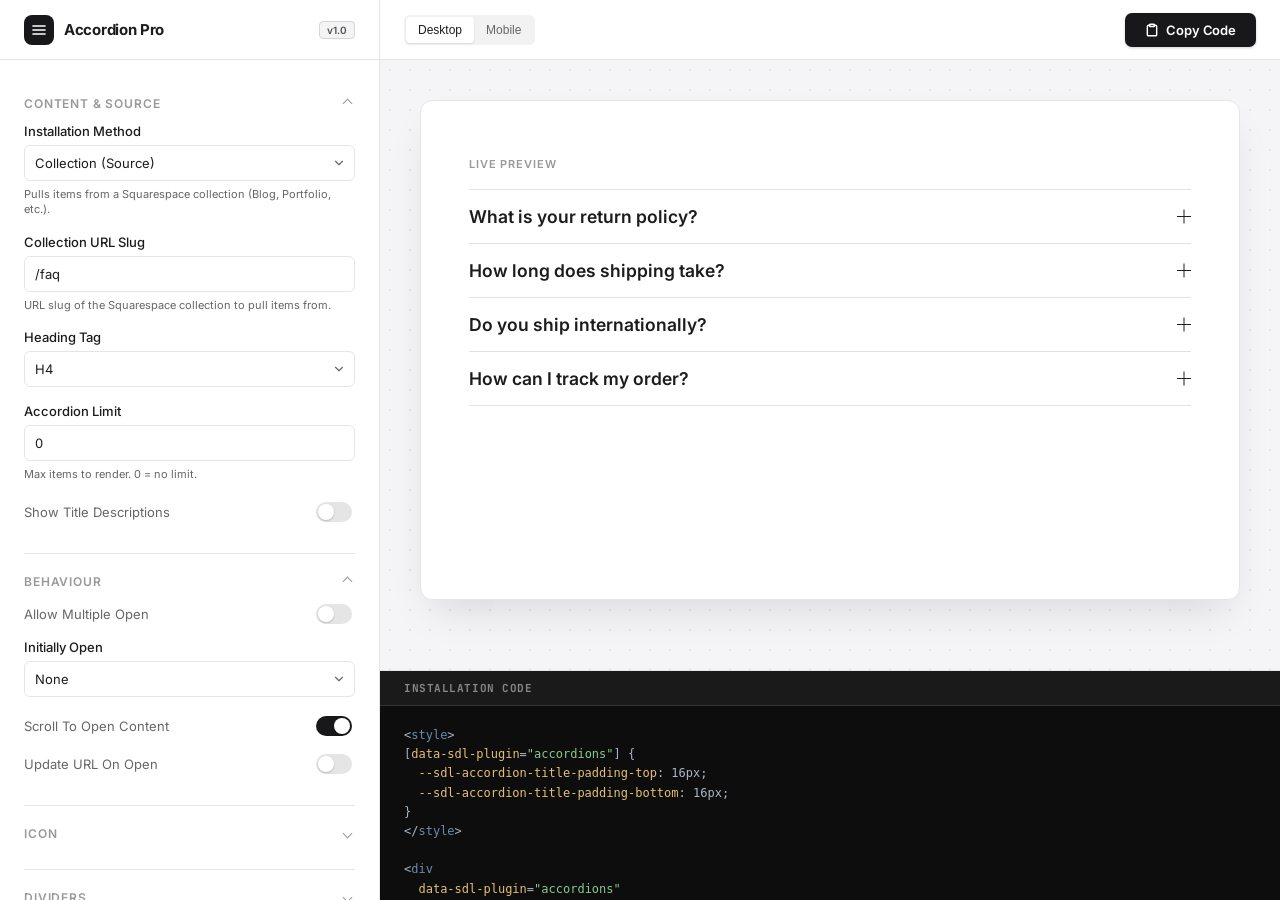
<file: config-generator.html>
<!DOCTYPE html>
<html lang="en">
<head>
    <meta charset="UTF-8" />
    <meta name="viewport" content="width=device-width, initial-scale=1.0" />
    <title>SDL Accordion Pro — Config Generator</title>

    <link rel="preconnect" href="https://fonts.googleapis.com">
    <link rel="preconnect" href="https://fonts.gstatic.com" crossorigin>
    <link href="https://fonts.googleapis.com/css2?family=Inter:wght@400;500;600;700&family=JetBrains+Mono:wght@400;500&display=swap" rel="stylesheet">

    <style>
        :root {
            --bg-body: #F5F5F7;
            --bg-sidebar: #FFFFFF;
            --text-main: #1C1C1E;
            --text-secondary: #666666;
            --text-tertiary: #999999;
            --border-light: #E5E5E5;
            --border-hover: #D4D4D4;
            --border-active: #18181B;
            --accent: #18181B;
            --accent-hover: #09090B;
            --accent-contrast: #FFFFFF;
            --shadow-sm: 0 1px 2px rgba(0,0,0,0.04);
            --shadow-md: 0 4px 6px -1px rgba(0,0,0,0.05), 0 2px 4px -1px rgba(0,0,0,0.03);
            --shadow-lg: 0 20px 40px -12px rgba(0,0,0,0.12);
            --radius-sm: 6px;
            --radius-md: 8px;
            --radius-lg: 12px;
            --sidebar-width: 380px;
            --header-height: 60px;
        }

        * { box-sizing: border-box; outline: none; }

        body {
            font-family: 'Inter', sans-serif;
            background: var(--bg-body);
            color: var(--text-main);
            margin: 0;
            padding: 0;
            height: 100vh;
            display: flex;
            overflow: hidden;
            font-size: 13px;
            -webkit-font-smoothing: antialiased;
        }

        /* --- SIDEBAR --- */
        .sidebar {
            width: var(--sidebar-width);
            background: var(--bg-sidebar);
            border-right: 1px solid var(--border-light);
            display: flex;
            flex-direction: column;
            z-index: 20;
        }

        .sidebar-header {
            height: var(--header-height);
            padding: 0 24px;
            border-bottom: 1px solid var(--border-light);
            display: flex;
            align-items: center;
            justify-content: space-between;
            background: rgba(255,255,255,0.8);
            backdrop-filter: blur(10px);
            flex-shrink: 0;
        }

        .sidebar-header h2 {
            font-size: 15px;
            font-weight: 700;
            margin: 0;
            display: flex;
            align-items: center;
            gap: 10px;
            letter-spacing: -0.02em;
        }

        .brand-icon {
            width: 30px; height: 30px;
            background: var(--accent);
            color: #fff;
            border-radius: 8px;
            display: inline-flex;
            align-items: center;
            justify-content: center;
            flex-shrink: 0;
        }

        .sidebar-header .badge {
            font-size: 10px;
            background: #F4F4F5;
            padding: 2px 7px;
            border-radius: 4px;
            color: #52525B;
            font-weight: 600;
            border: 1px solid #D4D4D8;
        }

        .sidebar-content { flex: 1; overflow-y: auto; padding: 24px; }
        .sidebar-content::-webkit-scrollbar { width: 6px; }
        .sidebar-content::-webkit-scrollbar-thumb { background: #E5E5E5; border-radius: 3px; }
        .sidebar-content::-webkit-scrollbar-thumb:hover { background: #D4D4D4; }

        .group { margin-bottom: 8px; border-bottom: 1px solid var(--border-light); padding-bottom: 16px; }

        .group-header {
            font-size: 12px;
            font-weight: 600;
            text-transform: uppercase;
            letter-spacing: 0.07em;
            color: var(--text-tertiary);
            margin-bottom: 12px;
            cursor: pointer;
            display: flex;
            align-items: center;
            justify-content: space-between;
            transition: color 0.2s;
            padding-top: 12px;
        }
        .group-header:hover { color: var(--text-main); }
        .group-header::after {
            content: '';
            width: 6px; height: 6px;
            border-right: 1.5px solid currentColor;
            border-bottom: 1.5px solid currentColor;
            transform: rotate(45deg);
            transition: transform 0.2s;
            margin-right: 4px;
        }
        .group.open .group-header::after { transform: rotate(-135deg); }
        .group-body { display: none; }
        .group.open .group-body { display: block; animation: slideIn 0.2s ease-out; }

        @keyframes slideIn { from { opacity: 0; transform: translateY(-5px); } to { opacity: 1; transform: translateY(0); } }

        .control-row { margin-bottom: 16px; }

        label {
            display: block;
            font-size: 13px;
            font-weight: 500;
            margin-bottom: 6px;
            color: var(--text-main);
        }

        .helper-text { font-size: 11px; color: var(--text-secondary); margin-top: 6px; line-height: 1.4; }

        input[type="text"], input[type="number"], select {
            width: 100%;
            height: 36px;
            padding: 0 10px;
            font-family: inherit;
            font-size: 13px;
            border: 1px solid var(--border-light);
            border-radius: var(--radius-sm);
            background: #fff;
            color: var(--text-main);
            transition: all 0.15s;
            appearance: none;
        }
        input:hover, select:hover { border-color: var(--border-hover); }
        input:focus, select:focus { border-color: var(--border-active); box-shadow: 0 0 0 3px rgba(0,0,0,0.08); }

        select {
            background-image: url("data:image/svg+xml;charset=UTF-8,%3csvg xmlns='http://www.w3.org/2000/svg' viewBox='0 0 24 24' fill='none' stroke='%23666' stroke-width='2' stroke-linecap='round' stroke-linejoin='round'%3e%3cpolyline points='6 9 12 15 18 9'%3e%3c/polyline%3e%3c/svg%3e");
            background-repeat: no-repeat;
            background-position: right 8px center;
            background-size: 14px;
            padding-right: 30px;
            cursor: pointer;
        }

        .toggle-row {
            display: flex;
            align-items: center;
            justify-content: space-between;
            margin-bottom: 12px;
            min-height: 24px;
        }
        .toggle-row label { margin: 0; font-weight: 400; color: var(--text-secondary); }

        input[type="checkbox"] {
            appearance: none;
            width: 36px; height: 20px;
            background: #E5E5E5;
            border-radius: 20px;
            position: relative;
            cursor: pointer;
            transition: 0.2s;
            border: none;
            flex-shrink: 0;
        }
        input[type="checkbox"]::after {
            content: '';
            position: absolute;
            top: 2px; left: 2px;
            width: 16px; height: 16px;
            background: #fff;
            border-radius: 50%;
            box-shadow: 0 1px 2px rgba(0,0,0,0.2);
            transition: 0.2s cubic-bezier(0.4, 0.0, 0.2, 1);
        }
        input[type="checkbox"]:checked { background: var(--accent); }
        input[type="checkbox"]:checked::after { transform: translateX(16px); }

        .row-2 { display: grid; grid-template-columns: 1fr 1fr; gap: 10px; }
        .row-4 { display: grid; grid-template-columns: 1fr 1fr 1fr 1fr; gap: 8px; }
        .row-4 label, .row-2 label { font-size: 11px; color: var(--text-secondary); }

        .color-row {
            display: flex;
            align-items: center;
            justify-content: space-between;
            background: #FAFAFA;
            padding: 8px 12px;
            border-radius: var(--radius-md);
            border: 1px solid var(--border-light);
            margin-bottom: 8px;
        }
        .color-row .color-label { font-size: 12px; font-weight: 500; }
        input[type="color"] {
            width: 28px; height: 28px;
            padding: 0;
            border: 1.5px solid #B8B8B8;
            border-radius: 50%;
            overflow: hidden;
            cursor: pointer;
            background: none;
        }
        input[type="color"]::-webkit-color-swatch-wrapper { padding: 0; }
        input[type="color"]::-webkit-color-swatch { border: none; border-radius: 50%; }

        /* --- MAIN CONTENT --- */
        .main-content { flex: 1; display: flex; flex-direction: column; background: var(--bg-body); position: relative; }

        .topbar {
            height: var(--header-height);
            padding: 0 24px;
            border-bottom: 1px solid var(--border-light);
            background: #fff;
            display: flex;
            align-items: center;
            justify-content: space-between;
            flex-shrink: 0;
        }

        .device-toggle { background: #F2F2F2; padding: 2px; border-radius: 6px; display: flex; }
        .device-toggle button {
            border: none; background: transparent;
            padding: 6px 12px; font-size: 12px; font-weight: 500;
            color: var(--text-secondary); cursor: pointer; border-radius: 4px; transition: 0.2s;
        }
        .device-toggle button.active { background: #fff; color: var(--text-main); box-shadow: 0 1px 2px rgba(0,0,0,0.1); }

        .copy-btn {
            background: var(--accent); color: var(--accent-contrast);
            border: none; padding: 9px 20px; border-radius: 7px;
            font-weight: 600; font-size: 13px; letter-spacing: -0.01em;
            cursor: pointer; display: flex; align-items: center; gap: 7px;
            transition: transform 0.1s, background 0.2s; box-shadow: 0 1px 3px rgba(0,0,0,0.18);
            font-family: inherit;
        }
        .copy-btn:hover { background: var(--accent-hover); }
        .copy-btn:active { transform: scale(0.97); }
        .copy-btn.copied { background: #16A34A; box-shadow: 0 1px 3px rgba(22,163,74,0.3); }

        .preview-container {
            flex: 1; overflow-y: auto; padding: 40px;
            display: flex; justify-content: center; align-items: flex-start;
            background-image: radial-gradient(#E1E1E1 1px, transparent 1px);
            background-size: 20px 20px;
        }

        #previewFrame {
            background: #fff;
            width: 100%;
            max-width: 820px;
            min-height: 500px;
            box-shadow: var(--shadow-lg);
            border-radius: var(--radius-lg);
            padding: 56px 48px;
            transition: width 0.3s cubic-bezier(0.25, 0.8, 0.25, 1), max-width 0.3s ease;
            border: 1px solid var(--border-light);
        }
        #previewFrame.mobile {
            max-width: 390px;
            padding: 28px 22px;
            border-radius: 30px;
            border: 8px solid #333;
        }

        .preview-eyebrow {
            font-size: 11px; text-transform: uppercase; letter-spacing: 0.08em;
            color: var(--text-tertiary); font-weight: 600; margin-bottom: 18px;
        }

        .code-drawer {
            height: 230px; background: #0D0D0D; color: #E1E1E1;
            display: flex; flex-direction: column;
            border-top: 1px solid var(--border-light);
            font-family: 'JetBrains Mono', monospace;
        }
        .drawer-header {
            padding: 10px 24px; background: #1A1A1A; border-bottom: 1px solid #333;
            display: flex; align-items: center; justify-content: space-between;
        }
        .drawer-header h3 {
            margin: 0; font-size: 11px; text-transform: uppercase;
            letter-spacing: 0.05em; color: #888;
        }
        #codeOutput { flex: 1; padding: 20px 24px; margin: 0; overflow: auto; font-size: 12px; line-height: 1.6; color: #A9B7C6; white-space: pre; }

        #codeOutput .hl-key   { color: #E5BF78; }
        #codeOutput .hl-str   { color: #87C98F; }
        #codeOutput .hl-bool  { color: #79B8FF; }
        #codeOutput .hl-num   { color: #FF9D7C; }
        #codeOutput .hl-tag   { color: #6B8CAE; }
        #codeOutput .hl-attr  { color: #E5BF78; }
        #codeOutput .hl-comment { color: #5C6370; font-style: italic; }

        .mobile-tabs { display: none; }
        .mobile-copy-btn { display: none; }

        @media (max-width: 1023px) {
            body { flex-direction: column; height: 100vh; overflow: hidden; }
            .main-content { display: none; }
            .sidebar {
                position: fixed; top: 0; left: 0; right: 0;
                bottom: calc(68px + env(safe-area-inset-bottom));
                width: 100%; border-right: none; display: none; flex-direction: column; z-index: 50;
            }
            .mobile-tabs {
                display: flex; position: fixed; bottom: 0; left: 0; right: 0;
                background: #fff; border-top: 1px solid #E5E5E5; z-index: 100;
                height: 68px; padding: 8px 12px;
                padding-bottom: calc(8px + env(safe-area-inset-bottom)); gap: 6px; align-items: stretch;
            }
            .tab-btn {
                flex: 1; border: none; background: transparent; color: var(--text-tertiary);
                font-size: 11px; font-weight: 500; font-family: inherit; cursor: pointer;
                border-radius: 10px; display: flex; flex-direction: column; align-items: center;
                justify-content: center; gap: 4px; transition: background 0.18s, color 0.18s;
            }
            .tab-btn.active { background: var(--accent); color: #fff; font-weight: 600; }
            .mobile-copy-btn { display: flex; }
            body.tab-edit .sidebar { display: flex; }
            body.tab-preview .sidebar { display: none; }
            body.tab-preview .main-content { display: flex; position: fixed; top: 0; left: 0; right: 0; bottom: calc(68px + env(safe-area-inset-bottom)); height: auto; }
            body.tab-preview .code-drawer { display: none; }
            body.tab-code .sidebar { display: none; }
            body.tab-code .main-content { display: flex; position: fixed; top: 0; left: 0; right: 0; bottom: calc(68px + env(safe-area-inset-bottom)); height: auto; }
            body.tab-code .preview-container { display: none; }
            body.tab-code .code-drawer { flex: 1; height: auto; }
        }

        /* =========================================================
           LIVE PREVIEW — real SDL Accordion Pro styles
           (keyed off [data-sdl-plugin="accordions"], identical to accordion.css)
           ========================================================= */
        [data-sdl-plugin="accordions"] {
            --sdl-accordion-title-color: #1C1C1E;
            --sdl-accordion-divider-color: #E2E2E2;
            --sdl-accordion-icon-color: #1C1C1E;
            color: #1C1C1E;
        }
        [data-sdl-plugin="accordions"] .accordion-items-container { margin: 0; padding: 0; list-style-type: none; }
        [data-sdl-plugin="accordions"] .accordion-item {
            padding: 0; margin: 0; position: relative; overflow: hidden;
            border-width: var(--sdl-accordion-item-border-width, 0px);
            border-style: var(--sdl-accordion-item-border-style, solid);
            border-color: var(--sdl-accordion-item-border-color, currentColor);
            border-radius: var(--sdl-accordion-item-border-radius, 0px);
        }
        [data-sdl-plugin="accordions"] .accordion-item:not(:last-of-type) { margin-bottom: var(--sdl-accordion-item-space-between, 0px); }
        [data-sdl-plugin="accordions"] .accordion-divider {
            background-color: var(--sdl-accordion-divider-color, currentColor);
            height: var(--sdl-accordion-divider-height, 1px);
            opacity: var(--sdl-accordion-divider-opacity, 1);
        }
        [data-sdl-plugin="accordions"] .accordion-items-container:not([data-is-last-divider-visible="true"]) .accordion-item:last-of-type .accordion-divider { display: none; }
        [data-sdl-plugin="accordions"] .accordion-item__title-wrapper {
            margin: 0; padding: 0;
            background-color: var(--sdl-accordion-title-background, transparent);
            opacity: var(--sdl-accordion-title-opacity, 1); transition: opacity 0.2s ease;
        }
        [data-sdl-plugin="accordions"] .accordion-item__title-wrapper:hover { --sdl-accordion-title-opacity: 0.7; }
        [data-sdl-plugin="accordions"] .accordion-item__title {
            flex: 1; margin: 0; font-size: 1.1rem; font-weight: 600;
            color: var(--sdl-accordion-title-color, #1C1C1E);
        }
        [data-sdl-plugin="accordions"] .accordion-item__title-description {
            display: block; font-size: var(--sdl-accordion-description-font-size, 0.9rem);
            line-height: 1.2; color: var(--sdl-accordion-description-color, #777);
            opacity: 0.7; font-weight: 400; margin-top: 4px;
        }
        [data-sdl-plugin="accordions"] [data-accordion-title-alignment="center"][data-accordion-icon-placement="right"] .accordion-item__title { text-align: center; padding-left: calc(var(--sdl-accordion-icon-size, 14px) * 2); }
        [data-sdl-plugin="accordions"] [data-accordion-title-alignment="center"][data-accordion-icon-placement="left"] .accordion-item__title { text-align: center; padding-right: calc(var(--sdl-accordion-icon-size, 14px) * 2); }
        [data-sdl-plugin="accordions"] [data-accordion-title-alignment="right"] .accordion-item__title { text-align: right; }
        [data-sdl-plugin="accordions"] .accordion-item__click-target {
            padding-top: var(--sdl-accordion-title-padding-top, 14px);
            padding-bottom: var(--sdl-accordion-title-padding-bottom, 14px);
            padding-left: var(--sdl-accordion-title-padding-left, 0px);
            padding-right: var(--sdl-accordion-title-padding-right, 0px);
            box-sizing: border-box; width: 100%; background: transparent; border: none;
            -webkit-appearance: none; font-family: inherit; color: inherit; cursor: pointer; touch-action: manipulation;
        }
        [data-sdl-plugin="accordions"] .max-width-span {
            display: flex; align-items: center; justify-content: space-between;
            text-align: left; gap: var(--sdl-accordion-icon-size, 14px);
        }
        [data-sdl-plugin="accordions"] [data-accordion-icon-placement="left"] .accordion-item__click-target .max-width-span { flex-direction: row-reverse; }
        [data-sdl-plugin="accordions"] .max-width-span > * { margin: 0; }
        [data-sdl-plugin="accordions"] .sdl-accordion-item > .accordion-item__dropdown {
            box-sizing: border-box; max-height: 0px; overflow: hidden; transition: max-height 0.35s ease-in-out;
        }
        [data-sdl-plugin="accordions"] .accordion-item__description {
            box-sizing: border-box; padding: 4px 0 18px; color: #555; line-height: 1.6; font-size: 0.95rem;
        }
        [data-sdl-plugin="accordions"] [data-accordion-description-placement="center"] .accordion-item__description { margin-left: auto; margin-right: auto; }
        [data-sdl-plugin="accordions"] [data-accordion-description-placement="right"] .accordion-item__description { margin-left: auto; }
        [data-sdl-plugin="accordions"] [data-accordion-description-alignment="center"] .accordion-item__description { text-align: center; }
        [data-sdl-plugin="accordions"] [data-accordion-description-alignment="right"] .accordion-item__description { text-align: right; }
        [data-sdl-plugin="accordions"] .accordion-item__description > :first-of-type { margin-top: 0; }
        [data-sdl-plugin="accordions"] .accordion-item__description > :last-of-type { margin-bottom: 0; }
        [data-sdl-plugin="accordions"] .sdl-accordion-item > .accordion-item__title-wrapper .accordion-icon-container {
            position: relative; height: var(--sdl-accordion-icon-size, 14px); width: var(--sdl-accordion-icon-size, 14px); flex-shrink: 0;
        }
        [data-sdl-plugin="accordions"] .sdl-accordion-item > .accordion-item__title-wrapper .accordion-icon-container > * {
            position: absolute; width: 100%; height: 100%; left: 0; top: 0; display: flex; justify-content: center; align-items: center;
        }
        [data-sdl-plugin="accordions"] .sdl-accordion-item > .accordion-item__title-wrapper .plus__horizontal-line,
        [data-sdl-plugin="accordions"] .sdl-accordion-item > .accordion-item__title-wrapper .plus__vertical-line {
            height: var(--sdl-accordion-icon-thickness, 1px); display: block; width: 100%;
            background-color: var(--sdl-accordion-icon-color, currentColor); transition: transform 0.2s; position: absolute;
        }
        [data-sdl-plugin="accordions"] .sdl-accordion-item > .accordion-item__title-wrapper .plus__vertical-line { transform: rotate(90deg); }
        [data-sdl-plugin="accordions"] .sdl-accordion-item[data-is-open="true"] > .accordion-item__title-wrapper .plus__vertical-line { transform: rotate(0deg); }
        [data-sdl-plugin="accordions"] .sdl-accordion-item > .accordion-item__title-wrapper .arrow-container { transition: transform 0.2s; }
        [data-sdl-plugin="accordions"] .sdl-accordion-item[data-is-open="true"] > .accordion-item__title-wrapper .arrow-container { transform: rotate(-180deg); }
        [data-sdl-plugin="accordions"] .sdl-accordion-item > .accordion-item__title-wrapper .arrow {
            border-color: var(--sdl-accordion-icon-color, currentColor); border-style: solid;
            border-width: var(--sdl-accordion-icon-thickness, 1px); border-top: none; border-left: none;
            box-sizing: border-box; transform: translatey(-25%) rotate(45deg); width: 70.71067%; height: 70.71067%;
        }
        [data-sdl-plugin="accordions"][data-custom-icon] .sdl-accordion-item > .accordion-item__title-wrapper .accordion-icon-container > * { transition: transform 0.35s ease-in-out; }
        [data-sdl-plugin="accordions"][data-custom-icon] .sdl-accordion-item[data-is-open="true"] > .accordion-item__title-wrapper .accordion-icon-container > * { transform: rotate(var(--sdl-accordion-custom-icon-rotation, 180deg)); }
        [data-sdl-plugin="accordions"] .accordion-icon-container svg { width: 100%; height: 100%; }
    </style>
</head>
<body class="tab-edit">

    <!-- ======================= SIDEBAR ======================= -->
    <aside class="sidebar">
        <div class="sidebar-header">
            <h2>
                <span class="brand-icon">
                    <svg width="16" height="16" viewBox="0 0 24 24" fill="none" stroke="currentColor" stroke-width="2.5" stroke-linecap="round" stroke-linejoin="round"><line x1="3" y1="6" x2="21" y2="6"></line><line x1="3" y1="12" x2="21" y2="12"></line><line x1="3" y1="18" x2="21" y2="18"></line></svg>
                </span>
                Accordion Pro
            </h2>
            <span class="badge">v1.0</span>
            <button class="copy-btn mobile-copy-btn" id="mobileCopyBtn" onclick="copyCode()">
                <svg width="14" height="14" viewBox="0 0 24 24" fill="none" stroke="currentColor" stroke-width="2.5" stroke-linecap="round" stroke-linejoin="round"><path d="M16 4h2a2 2 0 0 1 2 2v14a2 2 0 0 1-2 2H6a2 2 0 0 1-2-2V6a2 2 0 0 1 2-2h2"></path><rect x="8" y="2" width="8" height="4" rx="1" ry="1"></rect></svg>
                Copy
            </button>
        </div>

        <div class="sidebar-content">

            <!-- CONTENT & SOURCE -->
            <div class="group open">
                <div class="group-header" onclick="togGroup(this)">Content &amp; Source</div>
                <div class="group-body">
                    <div class="control-row">
                        <label>Installation Method</label>
                        <select id="installMethod">
                            <option value="source">Collection (Source)</option>
                            <option value="elements">Page Sections (Elements)</option>
                        </select>
                        <div class="helper-text" id="installHelper"></div>
                    </div>
                    <div class="control-row" id="sourceRow">
                        <label>Collection URL Slug</label>
                        <input type="text" id="source" value="/faq" placeholder="/faq">
                        <div class="helper-text">URL slug of the Squarespace collection to pull items from.</div>
                    </div>
                    <div class="control-row" id="elementsRow" style="display:none;">
                        <label>Panel Titles (one per line)</label>
                        <input type="text" id="elementTitles" value="About Us, Our Work, Contact">
                        <div class="helper-text">Comma-separated. Each maps to the next page section after the Code Block.</div>
                    </div>
                    <div class="control-row">
                        <label>Heading Tag</label>
                        <select id="titleTag">
                            <option value="h1">H1</option>
                            <option value="h2">H2</option>
                            <option value="h3">H3</option>
                            <option value="h4" selected>H4</option>
                            <option value="h5">H5</option>
                            <option value="h6">H6</option>
                        </select>
                    </div>
                    <div class="control-row">
                        <label>Accordion Limit</label>
                        <input type="number" id="accordionLimit" value="0" min="0">
                        <div class="helper-text">Max items to render. 0 = no limit.</div>
                    </div>
                    <div class="toggle-row"><label>Show Title Descriptions</label><input type="checkbox" id="titleDescriptions"></div>
                </div>
            </div>

            <!-- BEHAVIOUR -->
            <div class="group open">
                <div class="group-header" onclick="togGroup(this)">Behaviour</div>
                <div class="group-body">
                    <div class="toggle-row"><label>Allow Multiple Open</label><input type="checkbox" id="allowMultipleOpen"></div>
                    <div class="control-row">
                        <label>Initially Open</label>
                        <select id="initialOpen">
                            <option value="false">None</option>
                            <option value="first">First Item</option>
                            <option value="all">All Items</option>
                            <option value="number">Specific Item #</option>
                        </select>
                    </div>
                    <div class="control-row" id="initialNumberRow" style="display:none;">
                        <label>Item Number (1-based)</label>
                        <input type="number" id="initialOpenNumber" value="1" min="1">
                    </div>
                    <div class="toggle-row"><label>Scroll To Open Content</label><input type="checkbox" id="scrollToOpenContent" checked></div>
                    <div class="toggle-row"><label>Update URL On Open</label><input type="checkbox" id="updateUrl"></div>
                </div>
            </div>

            <!-- ICON -->
            <div class="group">
                <div class="group-header" onclick="togGroup(this)">Icon</div>
                <div class="group-body">
                    <div class="control-row">
                        <label>Icon Style</label>
                        <select id="iconStyle">
                            <option value="plus">Plus</option>
                            <option value="arrow">Arrow</option>
                            <option value="custom">Custom SVG</option>
                            <option value="none">None</option>
                        </select>
                    </div>
                    <div class="control-row" id="customIconRow" style="display:none;">
                        <label>Custom Icon (HTML / SVG)</label>
                        <input type="text" id="customIconSvg" value='<svg viewBox=&quot;0 0 14 14&quot;><path d=&quot;M7 0v14M0 7h14&quot; stroke=&quot;currentColor&quot;/></svg>'>
                    </div>
                    <div class="control-row" id="customRotationRow" style="display:none;">
                        <label>Custom Icon Rotation (deg, when open)</label>
                        <input type="number" id="customIconRotation" value="180">
                    </div>
                    <div class="control-row">
                        <label>Icon Placement</label>
                        <select id="iconPlacement">
                            <option value="right" selected>Right</option>
                            <option value="left">Left</option>
                        </select>
                    </div>
                    <div class="row-2">
                        <div><label>Icon Size (px)</label><input type="number" id="iconSize" value="14" min="6"></div>
                        <div><label>Thickness (px)</label><input type="number" id="iconThickness" value="1" min="1"></div>
                    </div>
                    <div class="color-row" style="margin-top:10px;"><span class="color-label">Icon Colour</span><input type="color" id="iconColor" value="#1c1c1e"></div>
                </div>
            </div>

            <!-- DIVIDERS -->
            <div class="group">
                <div class="group-header" onclick="togGroup(this)">Dividers</div>
                <div class="group-body">
                    <div class="toggle-row"><label>Dividers Enabled</label><input type="checkbox" id="dividersEnabled" checked></div>
                    <div class="toggle-row"><label>Show First Divider</label><input type="checkbox" id="dividersShowFirst" checked></div>
                    <div class="toggle-row"><label>Show Last Divider</label><input type="checkbox" id="dividersShowLast" checked></div>
                    <div class="color-row"><span class="color-label">Divider Colour</span><input type="color" id="dividerColor" value="#e2e2e2"></div>
                    <div class="row-2">
                        <div><label>Height (px)</label><input type="number" id="dividerHeight" value="1" min="0"></div>
                        <div><label>Opacity (0-1)</label><input type="number" id="dividerOpacity" value="1" min="0" max="1" step="0.1"></div>
                    </div>
                </div>
            </div>

            <!-- TITLE & LAYOUT -->
            <div class="group">
                <div class="group-header" onclick="togGroup(this)">Title &amp; Layout</div>
                <div class="group-body">
                    <div class="control-row">
                        <label>Title Alignment</label>
                        <select id="titleAlignment">
                            <option value="left" selected>Left</option>
                            <option value="center">Center</option>
                            <option value="right">Right</option>
                        </select>
                    </div>
                    <div class="color-row"><span class="color-label">Title Colour</span><input type="color" id="titleColor" value="#1c1c1e"></div>
                    <div class="toggle-row"><label>Title Background</label><input type="checkbox" id="titleBgEnabled"></div>
                    <div class="color-row" id="titleBgRow" style="display:none;"><span class="color-label">Background Colour</span><input type="color" id="titleBg" value="#f5f5f5"></div>
                    <label style="margin-top:6px;">Title Padding (px)</label>
                    <div class="row-4">
                        <div><label>Top</label><input type="number" id="padTop" value="16"></div>
                        <div><label>Bottom</label><input type="number" id="padBottom" value="16"></div>
                        <div><label>Left</label><input type="number" id="padLeft" value="0"></div>
                        <div><label>Right</label><input type="number" id="padRight" value="0"></div>
                    </div>
                </div>
            </div>

            <!-- ITEM STYLE -->
            <div class="group">
                <div class="group-header" onclick="togGroup(this)">Item Card Style</div>
                <div class="group-body">
                    <div class="row-2">
                        <div><label>Border Width (px)</label><input type="number" id="itemBorderWidth" value="0" min="0"></div>
                        <div><label>Border Radius (px)</label><input type="number" id="itemBorderRadius" value="0" min="0"></div>
                    </div>
                    <div class="control-row" style="margin-top:10px;">
                        <label>Border Style</label>
                        <select id="itemBorderStyle">
                            <option value="solid" selected>Solid</option>
                            <option value="dashed">Dashed</option>
                            <option value="dotted">Dotted</option>
                        </select>
                    </div>
                    <div class="color-row"><span class="color-label">Border Colour</span><input type="color" id="itemBorderColor" value="#e2e2e2"></div>
                    <div class="control-row"><label>Spacing Between Items (px)</label><input type="number" id="itemSpacing" value="0" min="0"></div>
                </div>
            </div>

            <!-- PANEL CONTENT -->
            <div class="group">
                <div class="group-header" onclick="togGroup(this)">Panel Content</div>
                <div class="group-body">
                    <div class="control-row">
                        <label>Content Placement</label>
                        <select id="descPlacement">
                            <option value="left" selected>Left</option>
                            <option value="center">Center</option>
                            <option value="right">Right</option>
                        </select>
                    </div>
                    <div class="control-row">
                        <label>Content Text Alignment</label>
                        <select id="descAlignment">
                            <option value="left" selected>Left</option>
                            <option value="center">Center</option>
                            <option value="right">Right</option>
                        </select>
                    </div>
                </div>
            </div>

            <!-- ADVANCED -->
            <div class="group">
                <div class="group-header" onclick="togGroup(this)">Advanced</div>
                <div class="group-body">
                    <div class="control-row">
                        <label>Append After Build (CSS selector)</label>
                        <input type="text" id="appendAfterBuild" placeholder=".ProductItem-details-checkout">
                        <div class="helper-text">Move the accordion into a target element after build (e.g. product pages). Leave blank to disable.</div>
                    </div>
                    <div class="control-row">
                        <label>CDN Base URL</label>
                        <input type="text" id="cdnBase" value="https://cdn.jsdelivr.net/gh/square-design-lab/Accordion-Pro">
                        <div class="helper-text">Where accordion.js and accordion.css are hosted.</div>
                    </div>
                </div>
            </div>

        </div>
    </aside>

    <!-- ======================= MAIN ======================= -->
    <main class="main-content">
        <div class="topbar">
            <div class="device-toggle">
                <button id="desktopToggle" class="active" onclick="setDev('desktop')">Desktop</button>
                <button id="mobileToggle" onclick="setDev('mobile')">Mobile</button>
            </div>
            <button class="copy-btn" id="copyBtn" onclick="copyCode()">
                <svg width="14" height="14" viewBox="0 0 24 24" fill="none" stroke="currentColor" stroke-width="2.5" stroke-linecap="round" stroke-linejoin="round"><path d="M16 4h2a2 2 0 0 1 2 2v14a2 2 0 0 1-2 2H6a2 2 0 0 1-2-2V6a2 2 0 0 1 2-2h2"></path><rect x="8" y="2" width="8" height="4" rx="1" ry="1"></rect></svg>
                Copy Code
            </button>
        </div>

        <div class="preview-container">
            <div id="previewFrame">
                <div class="preview-eyebrow">Live Preview</div>
                <div data-sdl-plugin="accordions" id="previewAccordion"></div>
            </div>
        </div>

        <div class="code-drawer">
            <div class="drawer-header"><h3>Installation Code</h3></div>
            <pre id="codeOutput"></pre>
        </div>
    </main>

    <!-- ======================= MOBILE TABS ======================= -->
    <nav class="mobile-tabs">
        <button class="tab-btn active" onclick="setTab('edit')">
            <svg width="18" height="18" viewBox="0 0 24 24" fill="none" stroke="currentColor" stroke-width="2" stroke-linecap="round" stroke-linejoin="round"><path d="M11 4H4a2 2 0 0 0-2 2v14a2 2 0 0 0 2 2h14a2 2 0 0 0 2-2v-7"></path><path d="M18.5 2.5a2.121 2.121 0 0 1 3 3L12 15l-4 1 1-4 9.5-9.5z"></path></svg>
            Settings
        </button>
        <button class="tab-btn" onclick="setTab('preview')">
            <svg width="18" height="18" viewBox="0 0 24 24" fill="none" stroke="currentColor" stroke-width="2" stroke-linecap="round" stroke-linejoin="round"><path d="M1 12s4-8 11-8 11 8 11 8-4 8-11 8-11-8-11-8z"></path><circle cx="12" cy="12" r="3"></circle></svg>
            Preview
        </button>
        <button class="tab-btn" onclick="setTab('code')">
            <svg width="18" height="18" viewBox="0 0 24 24" fill="none" stroke="currentColor" stroke-width="2" stroke-linecap="round" stroke-linejoin="round"><polyline points="16 18 22 12 16 6"></polyline><polyline points="8 6 2 12 8 18"></polyline></svg>
            Code
        </button>
    </nav>

    <script>
    (function () {
        "use strict";

        var SAMPLE = [
            { title: 'What is your return policy?', desc: 'Everything about getting your order back', body: 'We accept returns within 30 days of delivery. Items must be unused and in their original packaging. Refunds are processed to your original payment method within 5 business days.' },
            { title: 'How long does shipping take?', desc: 'Delivery times and carriers', body: 'Domestic orders ship within 2 business days and arrive in 3–5 days. Expedited options are available at checkout.' },
            { title: 'Do you ship internationally?', desc: 'Where we deliver', body: 'Yes — we ship to over 60 countries worldwide. Duties and taxes are calculated at checkout where applicable.' },
            { title: 'How can I track my order?', desc: 'Following your package', body: 'As soon as your order ships you will receive an email with a tracking link so you can follow it every step of the way.' }
        ];

        var rawCode = '';
        var $ = function (id) { return document.getElementById(id); };

        function val(id) { return $(id) ? $(id).value : ''; }
        function num(id, def) { var n = parseFloat(val(id)); return isNaN(n) ? def : n; }
        function checked(id) { return $(id) ? $(id).checked : false; }

        function slugify(s) {
            return String(s || '').toLowerCase().replace(/[^a-z0-9-]+/g, '-').replace(/^-+|-+$/g, '');
        }

        var ICONS = {
            plus: '<div class="plus"><div class="plus__horizontal-line"></div><div class="plus__vertical-line"></div></div>',
            arrow: '<div class="arrow-container"><div class="arrow"></div></div>'
        };

        /* ---------------- Read settings from the sidebar ---------------- */
        function readConfig() {
            var initSel = val('initialOpen');
            var initialOpen = initSel;
            if (initSel === 'number') initialOpen = String(Math.max(1, num('initialOpenNumber', 1)));
            if (initSel === 'false') initialOpen = false;

            var iconStyle = val('iconStyle');
            var titles = val('elementTitles').split(',').map(function (t) { return t.trim(); }).filter(Boolean);

            return {
                installMethod: val('installMethod'),
                source: val('source'),
                elementTitles: titles.length ? titles : ['Panel One', 'Panel Two'],
                titleTag: val('titleTag'),
                accordionLimit: Math.max(0, num('accordionLimit', 0)),
                titleDescriptions: checked('titleDescriptions'),

                allowMultipleOpen: checked('allowMultipleOpen'),
                initialOpenSel: initSel,
                initialOpen: initialOpen,
                scrollToOpenContent: checked('scrollToOpenContent'),
                updateUrl: checked('updateUrl'),

                iconStyle: iconStyle,
                customIconSvg: val('customIconSvg'),
                customIconRotation: num('customIconRotation', 180),
                iconPlacement: val('iconPlacement'),
                iconSize: num('iconSize', 14),
                iconThickness: num('iconThickness', 1),
                iconColor: val('iconColor'),

                dividersEnabled: checked('dividersEnabled'),
                dividersShowFirst: checked('dividersShowFirst'),
                dividersShowLast: checked('dividersShowLast'),
                dividerColor: val('dividerColor'),
                dividerHeight: num('dividerHeight', 1),
                dividerOpacity: num('dividerOpacity', 1),

                titleAlignment: val('titleAlignment'),
                titleColor: val('titleColor'),
                titleBgEnabled: checked('titleBgEnabled'),
                titleBg: val('titleBg'),
                padTop: num('padTop', 16),
                padBottom: num('padBottom', 16),
                padLeft: num('padLeft', 0),
                padRight: num('padRight', 0),

                itemBorderWidth: num('itemBorderWidth', 0),
                itemBorderRadius: num('itemBorderRadius', 0),
                itemBorderStyle: val('itemBorderStyle'),
                itemBorderColor: val('itemBorderColor'),
                itemSpacing: num('itemSpacing', 0),

                descPlacement: val('descPlacement'),
                descAlignment: val('descAlignment'),

                appendAfterBuild: val('appendAfterBuild').trim(),
                cdnBase: val('cdnBase').trim().replace(/\/+$/, '')
            };
        }

        /* ---------------- Conditional sidebar rows ---------------- */
        function syncSidebarVisibility(cfg) {
            $('sourceRow').style.display = cfg.installMethod === 'source' ? 'block' : 'none';
            $('elementsRow').style.display = cfg.installMethod === 'elements' ? 'block' : 'none';
            $('installHelper').textContent = cfg.installMethod === 'source'
                ? 'Pulls items from a Squarespace collection (Blog, Portfolio, etc.).'
                : 'Wraps the page sections that follow the Code Block into panels.';
            $('initialNumberRow').style.display = cfg.initialOpenSel === 'number' ? 'block' : 'none';
            $('customIconRow').style.display = cfg.iconStyle === 'custom' ? 'block' : 'none';
            $('customRotationRow').style.display = cfg.iconStyle === 'custom' ? 'block' : 'none';
            $('titleBgRow').style.display = cfg.titleBgEnabled ? 'flex' : 'none';
        }

        /* ---------------- Build the live preview ---------------- */
        function buildPreview(cfg) {
            var container = $('previewAccordion');
            container.innerHTML = '';

            // Container-level data attributes & CSS variables.
            if (cfg.iconStyle === 'custom') container.setAttribute('data-custom-icon', 'custom');
            else container.removeAttribute('data-custom-icon');
            if (cfg.descPlacement !== 'left') container.setAttribute('data-accordion-description-placement', cfg.descPlacement);
            else container.removeAttribute('data-accordion-description-placement');
            if (cfg.descAlignment !== 'left') container.setAttribute('data-accordion-description-alignment', cfg.descAlignment);
            else container.removeAttribute('data-accordion-description-alignment');

            var s = container.style;
            s.setProperty('--sdl-accordion-icon-size', cfg.iconSize + 'px');
            s.setProperty('--sdl-accordion-icon-thickness', cfg.iconThickness + 'px');
            s.setProperty('--sdl-accordion-icon-color', cfg.iconColor);
            s.setProperty('--sdl-accordion-custom-icon-rotation', cfg.customIconRotation + 'deg');
            s.setProperty('--sdl-accordion-divider-color', cfg.dividerColor);
            s.setProperty('--sdl-accordion-divider-height', cfg.dividerHeight + 'px');
            s.setProperty('--sdl-accordion-divider-opacity', cfg.dividerOpacity);
            s.setProperty('--sdl-accordion-item-border-width', cfg.itemBorderWidth + 'px');
            s.setProperty('--sdl-accordion-item-border-style', cfg.itemBorderStyle);
            s.setProperty('--sdl-accordion-item-border-color', cfg.itemBorderColor);
            s.setProperty('--sdl-accordion-item-border-radius', cfg.itemBorderRadius + 'px');
            s.setProperty('--sdl-accordion-item-space-between', cfg.itemSpacing + 'px');
            s.setProperty('--sdl-accordion-title-color', cfg.titleColor);
            s.setProperty('--sdl-accordion-title-padding-top', cfg.padTop + 'px');
            s.setProperty('--sdl-accordion-title-padding-bottom', cfg.padBottom + 'px');
            s.setProperty('--sdl-accordion-title-padding-left', cfg.padLeft + 'px');
            s.setProperty('--sdl-accordion-title-padding-right', cfg.padRight + 'px');
            if (cfg.titleBgEnabled) s.setProperty('--sdl-accordion-title-background', cfg.titleBg);
            else s.removeProperty('--sdl-accordion-title-background');

            // Item dataset.
            var items = SAMPLE.slice();
            if (cfg.installMethod === 'elements') {
                items = cfg.elementTitles.map(function (t, i) {
                    var src = SAMPLE[i % SAMPLE.length];
                    return { title: t, desc: src.desc, body: 'Content of the “' + t + '” page section is moved into this panel — galleries, text, embeds and all.' };
                });
            }
            if (cfg.accordionLimit > 0) items = items.slice(0, cfg.accordionLimit);

            var ul = document.createElement('ul');
            ul.className = 'accordion-items-container';
            ul.dataset.accordionTitleAlignment = cfg.titleAlignment;
            ul.dataset.accordionIconPlacement = cfg.iconPlacement;
            ul.dataset.isLastDividerVisible = String(cfg.dividersShowLast);
            container.appendChild(ul);

            // Resolve which items open initially.
            var openSet = {};
            if (cfg.initialOpen === 'first') openSet[0] = true;
            else if (cfg.initialOpen === 'all') {
                if (cfg.allowMultipleOpen) items.forEach(function (_, i) { openSet[i] = true; });
                else openSet[0] = true;
            } else if (typeof cfg.initialOpen === 'string' && /^\d+$/.test(cfg.initialOpen)) {
                openSet[parseInt(cfg.initialOpen, 10) - 1] = true;
            }

            items.forEach(function (item, index) {
                var isFirst = index === 0;
                var isLast = index === items.length - 1;
                var isOpen = !!openSet[index];

                var li = document.createElement('li');
                li.className = 'accordion-item sdl-accordion-item';
                li.dataset.accordionId = slugify(item.title);
                li.dataset.isOpen = isOpen ? 'true' : 'false';

                if (cfg.dividersEnabled && isFirst && cfg.dividersShowFirst) {
                    li.appendChild(makeDivider('accordion-divider accordion-divider--top'));
                }

                var heading = document.createElement(cfg.titleTag);
                heading.className = 'accordion-item__title-wrapper';
                heading.setAttribute('role', 'heading');
                heading.setAttribute('aria-level', '3');

                var btn = document.createElement('button');
                btn.className = 'accordion-item__click-target';
                btn.setAttribute('aria-expanded', isOpen ? 'true' : 'false');

                var maxSpan = document.createElement('span');
                maxSpan.className = 'max-width-span';

                var titleSpan = document.createElement('span');
                titleSpan.className = 'accordion-item__title';
                titleSpan.textContent = item.title;
                if (cfg.titleDescriptions) {
                    var d = document.createElement('span');
                    d.className = 'accordion-item__title-description';
                    d.textContent = item.desc;
                    titleSpan.appendChild(d);
                }
                maxSpan.appendChild(titleSpan);

                if (cfg.iconStyle && cfg.iconStyle !== 'none') {
                    var iconWrap = document.createElement('div');
                    iconWrap.className = 'accordion-icon-container';
                    iconWrap.setAttribute('aria-hidden', 'true');
                    iconWrap.innerHTML = cfg.iconStyle === 'custom'
                        ? decodeAttr(cfg.customIconSvg)
                        : (ICONS[cfg.iconStyle] || '');
                    maxSpan.appendChild(iconWrap);
                }

                btn.appendChild(maxSpan);
                heading.appendChild(btn);
                li.appendChild(heading);

                var dropdown = document.createElement('div');
                dropdown.className = 'accordion-item__dropdown';
                dropdown.style.maxHeight = isOpen ? 'none' : '0px';
                var descDiv = document.createElement('div');
                descDiv.className = 'accordion-item__description';
                descDiv.innerHTML = '<p>' + item.body + '</p>';
                dropdown.appendChild(descDiv);
                li.appendChild(dropdown);

                if (cfg.dividersEnabled && (!isLast || cfg.dividersShowLast)) {
                    li.appendChild(makeDivider('accordion-divider'));
                }

                ul.appendChild(li);

                btn.addEventListener('click', function () { togglePanel(cfg, ul, li); });
            });
        }

        function makeDivider(cls) {
            var d = document.createElement('div');
            d.className = cls;
            d.setAttribute('aria-hidden', 'true');
            return d;
        }

        function decodeAttr(s) {
            var t = document.createElement('textarea');
            t.innerHTML = s;
            return t.value;
        }

        /* ---------------- Open / close in preview ---------------- */
        function setOpen(li, open) {
            var dropdown = li.querySelector('.accordion-item__dropdown');
            var desc = li.querySelector('.accordion-item__description');
            var btn = li.querySelector('.accordion-item__click-target');
            if (open) {
                dropdown.style.maxHeight = desc.scrollHeight + 'px';
                li.dataset.isOpen = 'true';
                btn.setAttribute('aria-expanded', 'true');
                window.setTimeout(function () { if (li.dataset.isOpen === 'true') dropdown.style.maxHeight = 'none'; }, 360);
            } else {
                dropdown.style.maxHeight = desc.scrollHeight + 'px';
                void dropdown.offsetHeight;
                dropdown.style.maxHeight = '0px';
                li.dataset.isOpen = 'false';
                btn.setAttribute('aria-expanded', 'false');
            }
        }

        function togglePanel(cfg, ul, li) {
            var isOpen = li.dataset.isOpen === 'true';
            if (!cfg.allowMultipleOpen && !isOpen) {
                ul.querySelectorAll('.sdl-accordion-item').forEach(function (other) {
                    if (other !== li && other.dataset.isOpen === 'true') setOpen(other, false);
                });
            }
            setOpen(li, !isOpen);
        }

        /* ---------------- Generate the installation code ---------------- */
        function buildVars(cfg) {
            var v = [];
            function push(name, value) { v.push('  ' + name + ': ' + value + ';'); }
            if (cfg.iconSize !== 14) push('--sdl-accordion-icon-size', cfg.iconSize + 'px');
            if (cfg.iconThickness !== 1) push('--sdl-accordion-icon-thickness', cfg.iconThickness + 'px');
            if (cfg.iconColor.toLowerCase() !== '#1c1c1e') push('--sdl-accordion-icon-color', cfg.iconColor);
            if (cfg.iconStyle === 'custom' && cfg.customIconRotation !== 180) push('--sdl-accordion-custom-icon-rotation', cfg.customIconRotation + 'deg');
            if (cfg.dividerColor.toLowerCase() !== '#e2e2e2') push('--sdl-accordion-divider-color', cfg.dividerColor);
            if (cfg.dividerHeight !== 1) push('--sdl-accordion-divider-height', cfg.dividerHeight + 'px');
            if (cfg.dividerOpacity !== 1) push('--sdl-accordion-divider-opacity', cfg.dividerOpacity);
            if (cfg.titleColor.toLowerCase() !== '#1c1c1e') push('--sdl-accordion-title-color', cfg.titleColor);
            if (cfg.titleBgEnabled) push('--sdl-accordion-title-background', cfg.titleBg);
            if (cfg.padTop !== 14) push('--sdl-accordion-title-padding-top', cfg.padTop + 'px');
            if (cfg.padBottom !== 14) push('--sdl-accordion-title-padding-bottom', cfg.padBottom + 'px');
            if (cfg.padLeft !== 0) push('--sdl-accordion-title-padding-left', cfg.padLeft + 'px');
            if (cfg.padRight !== 0) push('--sdl-accordion-title-padding-right', cfg.padRight + 'px');
            if (cfg.itemBorderWidth !== 0) push('--sdl-accordion-item-border-width', cfg.itemBorderWidth + 'px');
            if (cfg.itemBorderStyle !== 'solid') push('--sdl-accordion-item-border-style', cfg.itemBorderStyle);
            if (cfg.itemBorderColor.toLowerCase() !== '#e2e2e2') push('--sdl-accordion-item-border-color', cfg.itemBorderColor);
            if (cfg.itemBorderRadius !== 0) push('--sdl-accordion-item-border-radius', cfg.itemBorderRadius + 'px');
            if (cfg.itemSpacing !== 0) push('--sdl-accordion-item-space-between', cfg.itemSpacing + 'px');
            return v;
        }

        function buildDataAttrs(cfg) {
            var a = [];
            a.push('data-sdl-plugin="accordions"');
            if (cfg.installMethod === 'source') a.push('data-source="' + (cfg.source || '/faq') + '"');
            if (cfg.accordionLimit > 0) a.push('data-accordion-limit="' + cfg.accordionLimit + '"');
            if (cfg.allowMultipleOpen) a.push('data-allow-multiple-open="true"');
            if (cfg.initialOpen !== false) a.push('data-initial-open="' + cfg.initialOpen + '"');
            if (cfg.titleDescriptions) a.push('data-title-descriptions="true"');
            if (cfg.iconStyle !== 'plus') a.push('data-icon-style="' + cfg.iconStyle + '"');
            if (cfg.iconPlacement !== 'right') a.push('data-icon-placement="' + cfg.iconPlacement + '"');
            if (cfg.titleAlignment !== 'left') a.push('data-accordion-title-alignment="' + cfg.titleAlignment + '"');
            if (cfg.titleTag !== 'h4') a.push('data-title-tag="' + cfg.titleTag + '"');
            if (!cfg.dividersEnabled) a.push('data-dividers-enabled="false"');
            if (!cfg.dividersShowFirst) a.push('data-dividers-show-first="false"');
            if (!cfg.dividersShowLast) a.push('data-dividers-show-last="false"');
            if (!cfg.scrollToOpenContent) a.push('data-scroll-to-open-content="false"');
            if (cfg.updateUrl) a.push('data-update-url="true"');
            if (cfg.descPlacement !== 'left') a.push('data-accordion-description-placement="' + cfg.descPlacement + '"');
            if (cfg.descAlignment !== 'left') a.push('data-accordion-description-alignment="' + cfg.descAlignment + '"');
            if (cfg.appendAfterBuild) a.push('data-append-after-build="' + cfg.appendAfterBuild + '"');
            return a;
        }

        function generateCode(cfg) {
            var lines = [];
            var vars = buildVars(cfg);
            if (vars.length) {
                lines.push('<style>');
                lines.push('[data-sdl-plugin="accordions"] {');
                lines = lines.concat(vars);
                lines.push('}');
                lines.push('</style>');
                lines.push('');
            }

            var attrs = buildDataAttrs(cfg);
            var divOpen = '<div';
            attrs.forEach(function (attr) { divOpen += '\n  ' + attr; });

            if (cfg.installMethod === 'elements') {
                lines.push(divOpen + '>');
                cfg.elementTitles.forEach(function (t) {
                    lines.push('  <button>' + t + '</button>');
                });
                lines.push('</div>');
                lines.push('');
                lines.push('<!-- Place each target page Section directly after this Code Block, in order. -->');
            } else {
                lines.push(divOpen + '>');
                lines.push('</div>');
            }

            lines.push('');
            var base = cfg.cdnBase || 'https://cdn.jsdelivr.net/gh/square-design-lab/Accordion-Pro';
            lines.push('<link rel="stylesheet" href="' + base + '/accordion.css">');

            if (cfg.iconStyle === 'custom') {
                lines.push('<script>');
                lines.push('  window.sdlAccordionsSettings = {');
                lines.push('    icons: { custom: ' + JSON.stringify(decodeAttr(cfg.customIconSvg)) + ' }');
                lines.push('  };');
                lines.push('<\/script>');
            }

            lines.push('<script src="' + base + '/accordion.js" defer><\/script>');

            rawCode = lines.join('\n');
            $('codeOutput').innerHTML = highlight(rawCode);
        }

        /* ---------------- Syntax highlighting ---------------- */
        function highlight(text) {
            var esc = function (s) { return s.replace(/&/g, '&amp;').replace(/</g, '&lt;').replace(/>/g, '&gt;'); };
            return text.split('\n').map(function (line) {
                var e = esc(line);
                if (/^\s*&lt;!--/.test(e)) return '<span class="hl-comment">' + e + '</span>';
                // attributes  name="value"
                e = e.replace(/([\w-]+)=(&quot;|")(.*?)(&quot;|")/g, function (m, name, q1, value, q2) {
                    return '<span class="hl-attr">' + name + '</span>=<span class="hl-str">"' + value + '"</span>';
                });
                // tag names
                e = e.replace(/(&lt;\/?)([\w-]+)/g, function (m, lt, tag) {
                    return lt + '<span class="hl-tag">' + tag + '</span>';
                });
                // css custom props
                e = e.replace(/(--[\w-]+)(:)/g, '<span class="hl-key">$1</span>$2');
                return e;
            }).join('\n');
        }

        /* ---------------- Orchestration ---------------- */
        function updateAll() {
            try {
                var cfg = readConfig();
                syncSidebarVisibility(cfg);
                buildPreview(cfg);
                generateCode(cfg);
            } catch (e) {
                $('codeOutput').textContent = 'Error: ' + e.message;
                console.error(e);
            }
        }

        /* ---------------- Global UI handlers ---------------- */
        window.togGroup = function (h) { h.parentNode.classList.toggle('open'); };
        window.setTab = function (t) {
            document.body.className = 'tab-' + t;
            document.querySelectorAll('.tab-btn').forEach(function (btn) {
                btn.classList.toggle('active', btn.getAttribute('onclick') === "setTab('" + t + "')");
            });
        };
        window.setDev = function (d) {
            $('previewFrame').className = d === 'mobile' ? 'mobile' : '';
            document.querySelectorAll('.device-toggle button').forEach(function (b) { b.classList.remove('active'); });
            $(d + 'Toggle').classList.add('active');
        };
        window.copyCode = function () {
            navigator.clipboard.writeText(rawCode);
            var copiedHTML = '<svg width="14" height="14" viewBox="0 0 24 24" fill="none" stroke="currentColor" stroke-width="2.5" stroke-linecap="round" stroke-linejoin="round"><polyline points="20 6 9 17 4 12"></polyline></svg> Copied!';
            ['copyBtn', 'mobileCopyBtn'].forEach(function (id) {
                var btn = $(id);
                if (!btn) return;
                var original = btn.innerHTML;
                btn.innerHTML = copiedHTML;
                btn.classList.add('copied');
                setTimeout(function () { btn.innerHTML = original; btn.classList.remove('copied'); }, 2000);
            });
        };

        document.querySelectorAll('input, select').forEach(function (el) {
            el.addEventListener('input', updateAll);
            el.addEventListener('change', updateAll);
        });

        updateAll();
    })();
    </script>
</body>
</html>
</file>
